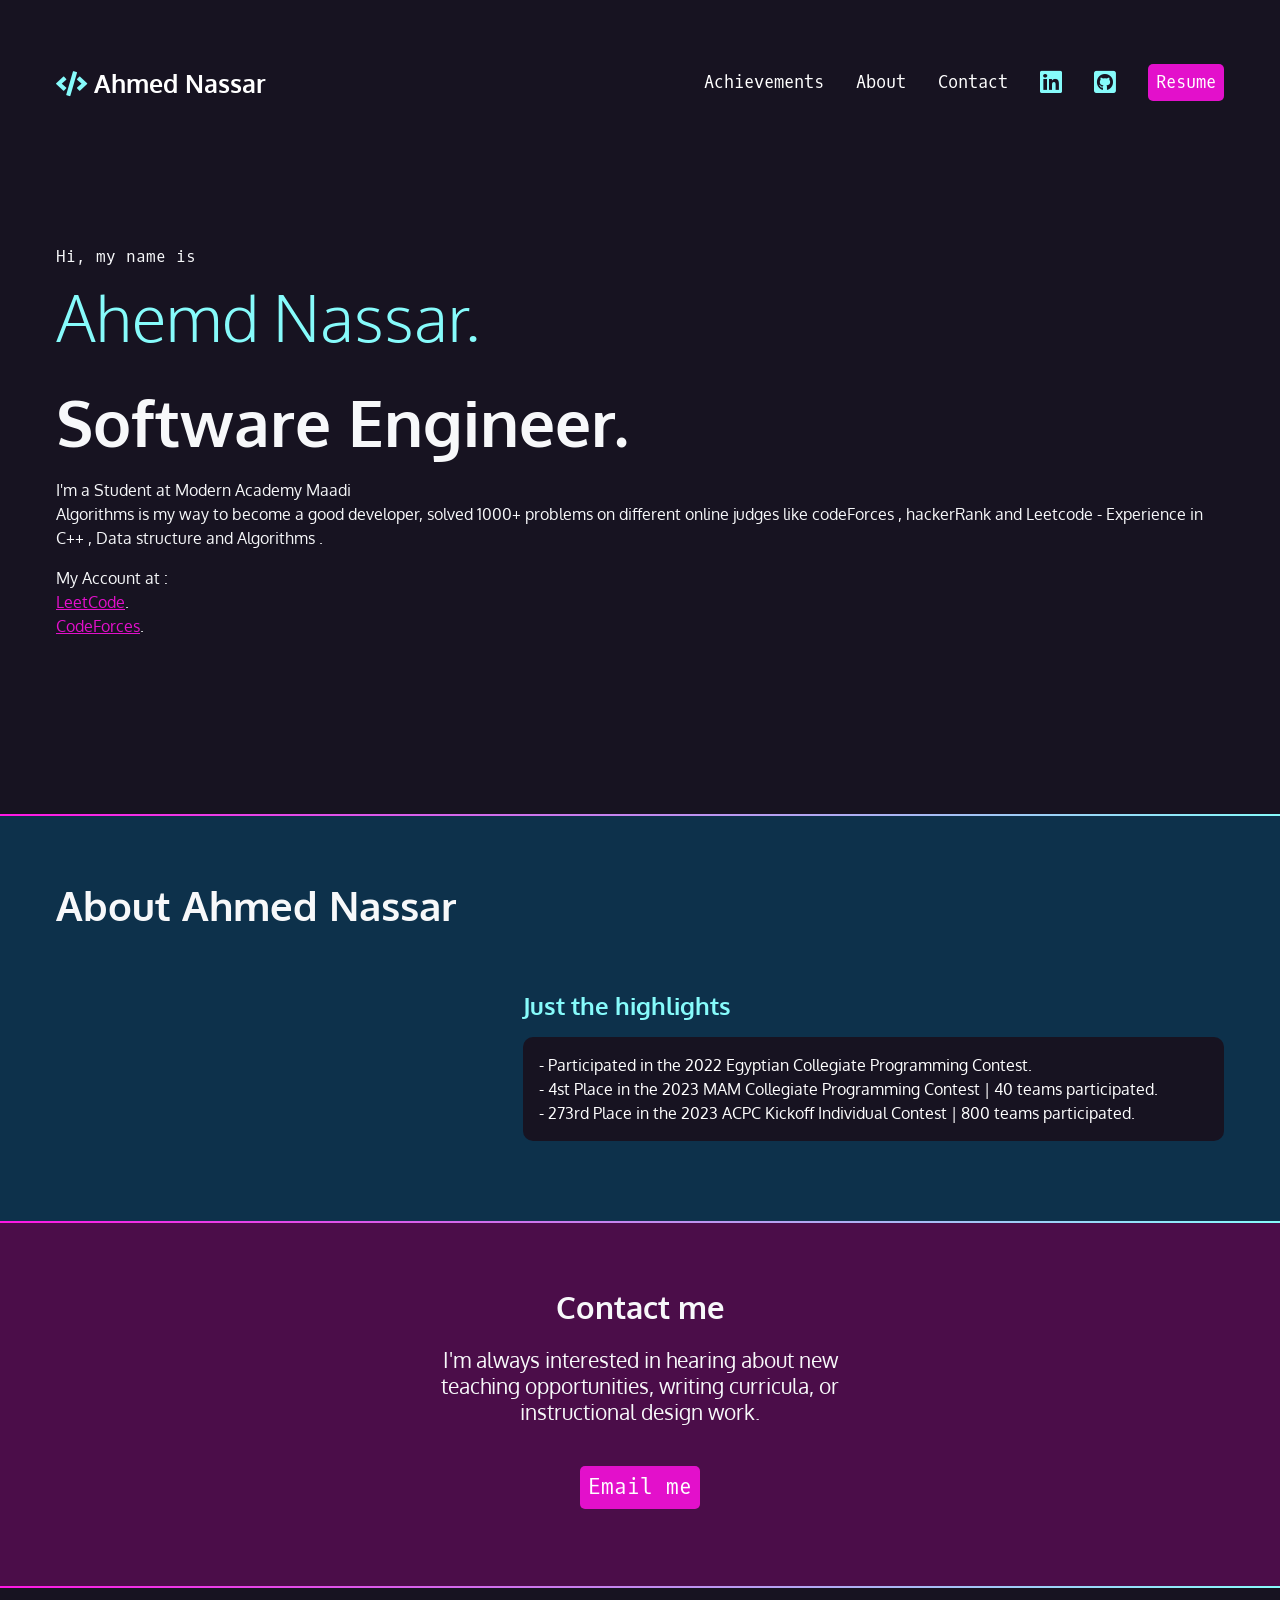
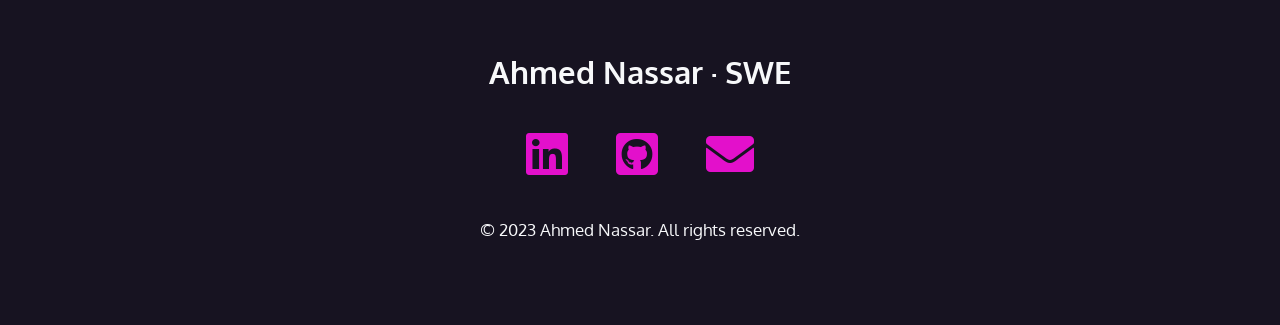
<file: Portfolio/index.html>
<!DOCTYPE html>
<html lang="en">

<head>
    <meta charset="UTF-8" />
    <meta http-equiv="X-UA-Compatible" content="IE=edge" />
    <meta name="viewport" content="width=device-width, initial-scale=1.0" />
    <link rel="preconnect" href="https://fonts.googleapis.com" />
    <link rel="preconnect" href="https://fonts.gstatic.com" crossorigin />
    <link href="https://fonts.googleapis.com/css2?family=Oxygen&family=Oxygen+Mono&display=swap" rel="stylesheet" />
    <link href="https://cdnjs.cloudflare.com/ajax/libs/font-awesome/5.15.4/css/all.min.css" rel="stylesheet" />
    <link rel="stylesheet" href="styles.css" />
    <title>Ahemd Nassar Portfolio</title>
</head>

<body>

    <nav>
        <ul>

            <li>
                <h1>
                    <a href="index.html">
                        <span class="fas fa-code" aria-hidden="true"></span> Ahmed Nassar
                    </a>
                </h1>
            </li>

            <li><a href="index.html#achievements">Achievements</a></li>
            <li><a href="about.html">About</a></li>
            <li><a href="index.html#contact">Contact</a></li>
            <li>
                <a href="https://www.linkedin.com/in/nasssar/" target="_blank">
                    <span class="fab fa-linkedin" aria-hidden="true"></span>
                    <span class="sr-only">LinkedIn</span>
                </a>
            </li>
            <li>
                <a href="https://github.com/AhmedNassar7" target="_blank">
                    <span class="fab fa-github-square" aria-hidden="true"></span>
                    <span class="sr-only">Github</span>
                </a>
            </li>
            <li>
                <a href="https://drive.google.com/file/d/1ZnAZnQxbz6u8Gl90vbK-fuYcS3Het5v_/view?usp=share_link"
                    target="_blank" class="button">Resume</a>
            </li>
        </ul>
    </nav>

    <section id="intro">
        <p class="name">Hi, my name is <span>Ahemd Nassar.</span></p>
        <h2>Software Engineer.</h2>
        <p>
            I'm a Student at Modern Academy Maadi
            <br> Algorithms is my way to
            become a good developer, solved 1000+ problems on different
            online judges like codeForces , hackerRank and Leetcode - Experience in C++ , Data structure and
            Algorithms .
        </p>
        <p>
            My Account at : <br>
            <a href="https://leetcode.com/Nasssar/" target="_blank">LeetCode</a>. <br>
            <a href="https://codeforces.com/profile/Ahmed_Nassar" target="_blank">CodeForces</a>.
        </p>
    </section>

    <div class="gradient"></div>

    <div class="section-blue">
        <section id="achievements">
            <h2>About Ahmed Nassar</h2>
            <article>
                <div class="text">
                    <h3>Just the highlights</h3>
                    <p class="blackbox">
                        - Participated in the 2022 Egyptian Collegiate Programming Contest.<br>
                        - 4st Place in the 2023 MAM Collegiate Programming Contest | 40 teams participated. <br>
                        - 273rd Place in the 2023 ACPC Kickoff Individual Contest | 800 teams participated. <br>
                    </p>
                </div>
            </article>
        </section>
    </div>

    <div class="gradient"></div>

    <div class="section-plum">
        <section id="contact">
            <h2>Contact me</h2>
            <p>
                I'm always interested in hearing about new teaching opportunities,
                writing curricula, or instructional design work.
            </p>
            <p><a href="mailto:a.moh.nassar00@gmail.com" class="button">Email me</a></p>
        </section>
    </div>
    
    <div class="gradient"></div>

    <footer>
        <h2>Ahmed Nassar &middot; SWE</h2>
        <ul>
            <li>
                <a href="https://www.linkedin.com/in/nasssar/" target="_blank">
                    <span class="fab fa-linkedin" aria-hidden="true"></span>
                    <span class="sr-only">LinkedIn</span>
                </a>
            </li>
            <li>
                <a href="https://github.com/AhmedNassar7" target="_blank">
                    <span class="fab fa-github-square" aria-hidden="true"></span>
                    <span class="sr-only">Github</span>
                </a>
            </li>
            <li>
                <a href="mailto:a.moh.nassar00@gmail.com">
                    <span class="fas fa-envelope" aria-hidden="true"></span>
                    <span class="sr-only">Email</span>
                </a>
            </li>
        </ul>
        <p><small>&copy; 2023 Ahmed Nassar. All rights reserved.</small></p>
    </footer>

</body>

</html>
</file>
<file: Portfolio/styles.css>
/* Variables declared here - these are the colors for our pages, as well as the font stacks and sizes. */

:root {
    --black: #171321;
    --dkblue: #0d314b;
    --plum: #4b0d49;
    --hotmag: #ff17e4;
    --magenta: #e310cb;
    --aqua: #86fbfb;
    --white: #f7f8fa;
    --font-size: 1.3rem;
    --mono: "Oxygen mono", monospace;
    --sans: Oxygen, sans-serif;
}


/* border box model: https://css-tricks.com/box-sizing/ */

html {
    box-sizing: border-box;
}

*,
*::before,
*::after {
    box-sizing: inherit;
}


/* generic styles for the page */

body {
    padding: 0;
    margin: 0;
    font-family: var(--sans);
    background-color: var(--black);
    color: var(--white);
    font-size: var(--font-size);
}

h1,
h2,
h3 {
    margin: 0;
}

a {
    color: var(--magenta);
}

a:hover {
    color: var(--hotmag);
    text-decoration: none;
}

img {
    width: 100%;
}


/* background color divs */

.section-plum {
    background-color: var(--plum);
}

.section-blue {
    background-color: var(--dkblue);
}

.gradient {
    background: linear-gradient(90deg, rgba(255, 23, 228, 1) 0%, rgba(134, 251, 251, 1) 100%);
    height: 2px;
}


/* intro styles */

#intro {
    padding: 4rem 1rem 10rem 1rem;
    padding-bottom: 10rem;
    max-width: 1200px;
    margin: 0 auto;
}

#intro p {
    font-size: 1rem;
    line-height: 1.5;
}

#intro .name {
    font-family: var(--mono);
    font-size: 1rem;
}

.name span {
    font-family: var(--sans);
    font-size: 4rem;
    color: var(--aqua);
    display: block;
    font-weight: 300;
}

#intro h2 {
    font-size: 4rem;
}


/* contact section */

#contact {
    width: 400px;
    text-align: center;
    margin: 0 auto;
    padding: 4rem 0;
}

#contact p:last-child {
    margin-top: 3rem;
}


/* navigation */

nav {
    font-family: var(--mono);
    font-size: 80%;
    padding: 4rem 1rem;
}

nav h1 a {
    font-family: var(--sans);
}

nav ul {
    margin: 0;
    padding: 0;
    list-style-type: none;
    display: flex;
    flex-flow: row wrap;
    justify-content: center;
    align-items: center;
    gap: 2rem;
}

nav li:first-child {
    flex-basis: 100%;
    text-align: center;
}

nav [class*="fa-"] {
    font-size: 150%;
    color: var(--aqua);
}

nav h1 [class*="fa-"] {
    font-size: 100%;
    color: var(--aqua);
}

nav a {
    color: white;
    text-decoration: none;
    display: block;
}

nav a:hover,
nav [class*="fa-"]:hover {
    color: var(--magenta);
}

.button {
    background-color: var(--magenta);
    color: white;
    padding: 0.5rem;
    border-radius: 5px;
    text-decoration: none;
    font-family: var(--mono);
}

.button:hover {
    color: white;
    background-color: var(--hotmag);
}


/* achievements section */

#achievements {
    padding: 4rem 1rem;
}

#achievements h2 {
    font-size: 2.5rem;
    margin-bottom: calc(2.5rem * 1.5);
}

#achievements h3 {
    color: var(--aqua);
    text-align: left;
}

#achievements h4 {
    font-size: 1rem;
    font-family: var(--mono);
    margin: 0;
    text-align: center;
}

.blackbox {
    padding: 1rem;
    border-radius: 10px;
    text-align: left;
    color: white;
    background-color: var(--black);
    font-size: 1rem;
    line-height: 1.5;
}

#achievements ul {
    list-style-type: none;
    padding: 0;
    margin: 0;
    display: flex;
    flex-flow: row wrap;
    justify-content: flex-start;
    gap: 1rem;
    font-size: 1rem;
}

#achievements img {
    margin: 2rem 0 4rem 0;
    padding: 1rem;
    border-left: 1px solid var(--aqua);
    border-top: 1px solid var(--aqua);
    border-radius: 25px;
}


/* footer section */

footer {
    text-align: center;
    padding: 4rem 0;
}

footer ul {
    list-style-type: none;
    padding: 0;
    margin: 2rem 0;
    display: flex;
    flex-flow: row wrap;
    justify-content: center;
    gap: 3rem;
    font-size: 3rem;
}

@media (min-width: 800px) {
    article {
        display: grid;
        grid-template-columns: repeat(10, 1fr);
    }

    #achievements {
        max-width: 1200px;
        margin: 0 auto;
    }

    #achievements img {
        grid-column: 1/6;
        grid-row: 1/2;
    }

    .text {
        grid-column: 5/11;
        grid-row: 1/2;
        order: 2;
        text-align: right;
    }

    #achievements ul {
        justify-content: flex-end;
    }

    #achievements .reverse .text {
        grid-column: 1/7;
        order: 2;
        text-align: left;
    }

    #achievements.reverse img {
        grid-column: 6/11;
        grid-row: 1/2;
    }

    #achievements .reverse ul {
        justify-content: flex-start;
    }
}

@media (min-width: 850px) {
    nav {
        max-width: 1200px;
        margin: 0 auto;
    }

    nav li:first-child {
        flex-basis: auto;
        text-align: left;
        margin-right: auto;
    }
}
</file>
